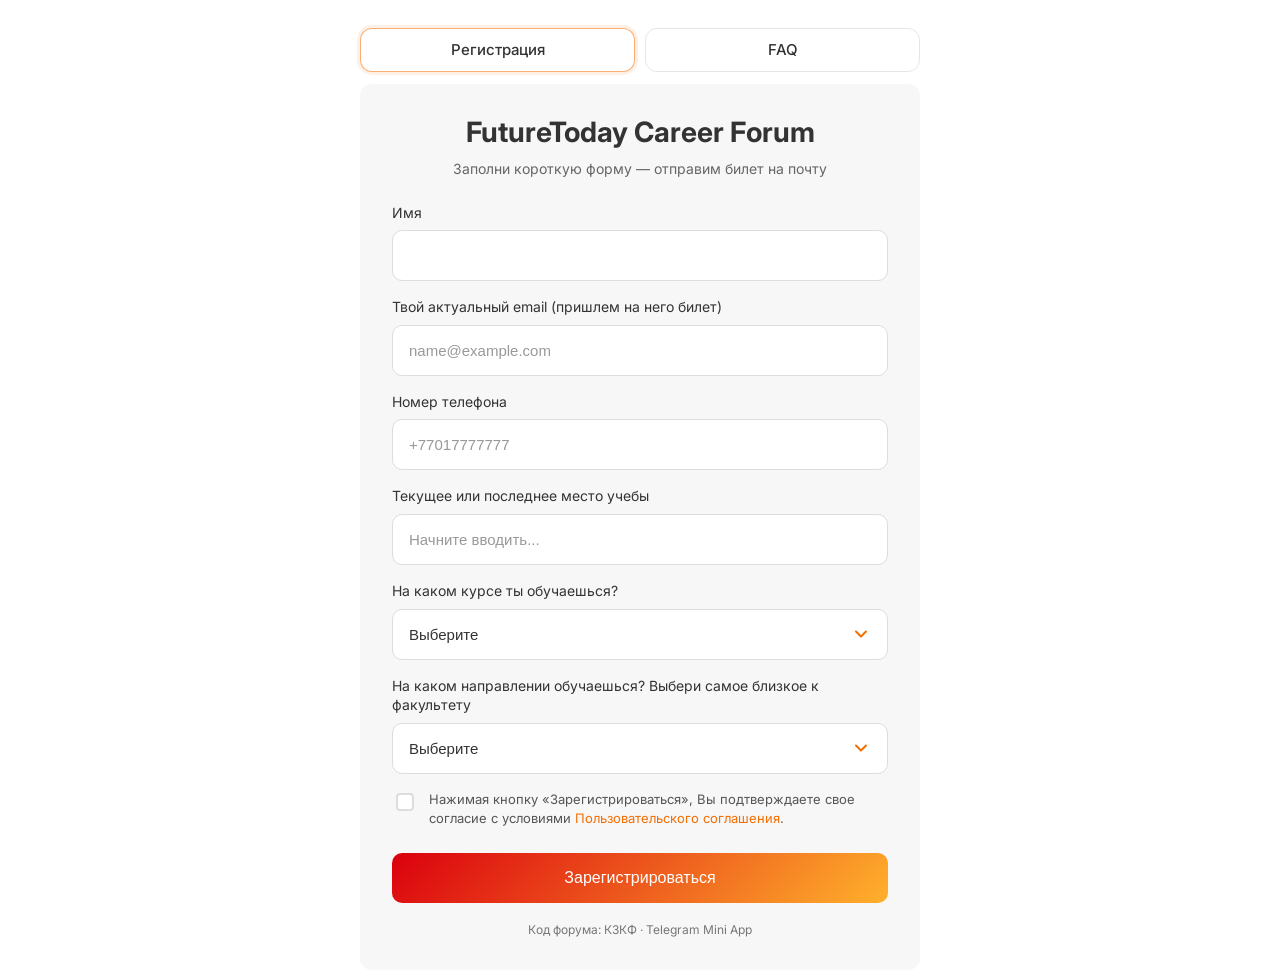
<file: index.html>
<!doctype html>
<html lang="ru">
<head>
  <meta charset="utf-8" />
  <meta name="viewport" content="width=device-width,initial-scale=1,viewport-fit=cover" />
  <title>FutureToday Career Forum — Регистрация</title>
  <link rel="stylesheet" href="styles.css">
  <script src="https://telegram.org/js/telegram-web-app.js"></script>
</head>
<body>
  <div class="app-wrap">
    <div class="topbar">
      <button class="tabbtn active" id="tabReg" type="button">Регистрация</button>
      <button class="tabbtn" id="tabFaq" type="button">FAQ</button>
    </div>

    <section class="section active" id="sectionReg">
      <div id="ft-form-universal" class="ft-form-core">
        <form id="ftForm" class="ft-form" autocomplete="on" novalidate>
        <h1 class="ft-heading">FutureToday Career Forum</h1>
        <p class="ft-subheading">Заполни короткую форму — отправим билет на почту</p>

        <div class="ft-field">
          <label for="ftFirstname">Имя</label>
          <input id="ftFirstname" name="firstname" type="text" required />
        </div>

        <div class="ft-field">
          <label for="ftEmail">Твой актуальный email (пришлем на него билет)</label>
          <input id="ftEmail" name="email" type="email" required placeholder="name@example.com" />
          <div class="ft-error" id="ftErrEmail"></div>
        </div>

        <div class="ft-field">
          <label for="ftPhone">Номер телефона</label>
          <input id="ftPhone" name="mobteleph" type="tel" required placeholder="+77017777777" inputmode="tel" />
          <div class="ft-error" id="ftErrPhone"></div>
        </div>

        <input id="ftCareerday" name="careerday" type="hidden" value="КЗКФ" />

        <div class="ft-field ft-autocomplete">
          <label for="ftVuz">Текущее или последнее место учебы</label>
          <input id="ftVuz" name="vuz_title" type="text" placeholder="Начните вводить..." autocomplete="off" />
          <input type="hidden" id="ftVuzUnified" name="vuz_unified" value="" />
          <div class="ft-dropdown" id="ftVuzDropdown" style="display:none;"></div>
        </div>

        <div class="ft-field" id="ftYearWrap">
          <label for="ftYear">На каком курсе ты обучаешься?</label>
          <select id="ftYear" name="year_of_grad" required>
            <option value="" selected disabled>Выберите</option>
            <option>1 курс бакалавриата/специалитета</option>
            <option>2 курс бакалавриата/специалитета</option>
            <option>3 курс бакалавриата/специалитета</option>
            <option>4 курс бакалавриата/специалитета</option>
            <option>5 курс специалитета</option>
            <option>1 курс магистратуры</option>
            <option>2 курс магистратуры</option>
            <option>выпускник(-ца)</option>
            <option>другое</option>
          </select>
        </div>

        <div class="ft-field" id="ftStreamWrap">
          <label for="ftStream" id="ftStreamLabel">На каком направлении обучаешься? Выбери самое близкое к факультету</label>
          <select id="ftStream" name="stream" required></select>
        </div>

        <div class="ft-field" id="ftCustomFacultyWrap" style="display:none;">
          <label for="ftCustomFaculty">Укажи, пожалуйста, свой факультет</label>
          <input id="ftCustomFaculty" name="custom_faculty" type="text" placeholder="Например: факультет математики" />
          <div class="ft-error" id="ftErrCustomFaculty"></div>
        </div>

        <div class="ft-field">
          <label class="ft-consent-label">
            <input id="ftConsent" type="checkbox" required>
            <span class="ft-consent-text">
              Нажимая кнопку «Зарегистрироваться», Вы подтверждаете свое согласие с условиями
              <a href="https://futuretoday.kz/user-agreement" target="_blank" rel="noopener">Пользовательского соглашения</a>.
            </span>
          </label>
          <div class="ft-error" id="ftErrConsent"></div>
        </div>

        <input type="hidden" id="ftLandingType" name="landing_type" value="kzkf_tg">
        <input type="hidden" id="ftFormSource" name="form_source" value="telegram_webapp">
        <input type="hidden" id="ftStreamFinal" name="stream_final" value="">

        <div class="ft-button-container">
          <button id="ftSubmitBtn" class="ft-submit-btn" type="submit">Зарегистрироваться</button>
        </div>

        <div class="ft-message" id="ftFormMsg"></div>
        <div class="ft-note">Код форума: КЗКФ · Telegram Mini App</div>
      </form>

      <div class="ft-success-container" id="ftSuccessContainer">
        <div class="ft-success-message">
          <h2 class="ft-success-heading">ПОЛУЧИЛИ ТВОЮ РЕГИСТРАЦИЮ</h2>
          <div class="ft-success-text" id="ftSuccessText"></div>
          <div class="ft-button-container">
            <button class="ft-close-btn" id="ftCloseSuccessBtn" type="button">Закрыть</button>
          </div>
        </div>
      </div>
      </div>
    </section>

    <section class="section" id="sectionFaq">
      <div class="faq-card">
        <h2 class="faq-title">FAQ</h2>
        <div id="faqList"></div>
        <div class="faq-meta">
          Актуальные новости о форуме — в
          <a href="https://t.me/fut_careerforum" target="_blank" rel="noopener">Telegram</a>,
          <a href="https://www.instagram.com/futuretoday.kz?igsh=MnI1MnJhaGEzMXB5" target="_blank" rel="noopener">Instagram</a>
          и
          <a href="https://www.tiktok.com/@futuretoday.kz" target="_blank" rel="noopener">TikTok</a>.
        </div>
      </div>
    </section>
  </div>

  <script>
  (function () {
    'use strict';

    const tg = window.Telegram?.WebApp;
    if (tg) {
      tg.ready();
      tg.expand();
      if (tg.themeParams?.bg_color) document.body.style.background = tg.themeParams.bg_color;
      if (tg.themeParams?.text_color) document.body.style.color = tg.themeParams.text_color;
    }

    const CONFIG = {
      API_BASE: 'https://functions.yandexcloud.net/d4eajagq70ar2qug7ar5',
      FORUM_FIXED: 'КЗКФ',
      SPREADSHEET_ID: '16a3MSd-b8F2T1EbwaFVBMyPmF5oat9UUajK3VytQuis',
      KZ_VUZ_SHEET: 'АЛМ вузы',
      VUZ_MIN_CHARS: 2,
      VUZ_SUGGEST_LIMIT: 20,
      TG_CHANNEL: { text: '@fut_careerforum', url: 'https://t.me/fut_careerforum' },
      CONTACT_EMAIL: 'careerday@futuretoday.ru',
      CONTACT_TG: { text: '@careerday_help', url: 'https://t.me/careerday_help' }
    };

    const STREAMS = [
      'бизнес-специальность',
      'it-специальность',
      'техническая (не it) специальность',
      'другое'
    ];

    const FAQ_ITEMS = [
      {
        q: 'Что это за мероприятие?',
        a: 'FutureToday Career Forum — это карьерный форум для молодых и заряженных специалистов. На форуме будут представители 10+ компаний, которые готовы работать и уже работают с начинающими профессионалами. Компании предлагают стажировки и вакансии, а также приглашают на следующие этапы отбора!'
      },
      {
        q: 'А что за билет - это бесплатно?',
        a: 'Да, абсолютно бесплатно! После регистрации отправим на почту билет (aka проходку), по которому тебя пропустят на мероприятие'
      },
      {
        q: 'Зачем куда-то идти, когда есть сайты и тг-каналы с вакансиями?',
        a: 'Ты сможешь пообщаться с рекрутерами и представителями сразу 10+ компаний в одном месте. Это отличная возможность для личного общения с рекрутерами, которое поможет тебе не только найти работу, но и получить карьерную консультацию и определить свой персональный карьерный трек.\n Интересный факт: более 50% вакансий закрываются без их публикации на сайтах :)'
      },
      {
        q: 'Как попасть на Career Forum?',
        a: 'Зарегистрируйся, получи билет ближе к мероприятию на почту и приходи 17 апреля в Бакшасарай (ул. Климента Тимирязева, 42к1), 14:00–17:00.'
      },
      {
        q: 'Что делать, если не успеваю к началу мероприятия?',
        a: 'Можно приходить в любое время, в которое проходит форум — с 14:00 до 17:00. Стендовая сессия с компаниями будет проходить на протяжении всего мероприятия.'
      },
      {
        q: 'Я хочу следить за актуальной информацией о форуме и компаниях. Как не пропустить важные новости?',
        a: 'Всё очень просто — подписывайся на наши соцсети:\n<a href="https://t.me/fut_careerforum" target="_blank" rel="noopener">Телеграм-канал</a>\n<a href="https://www.tiktok.com/@futuretoday.kz" target="_blank" rel="noopener">Тик-ток</a>\n<a href="https://www.instagram.com/futuretoday.kz?igsh=MnI1MnJhaGEzMXB5" target="_blank" rel="noopener">Инстаграм</a>\n\nТак ты будешь одним из первых получать все самые свежие новости о форуме, компаниях и стажировках и точно ничего не пропустишь.'
      },
      {
        q: 'Как получить бонусы и призы за друзей?',
        a: 'Зови друзей по реферальной ссылке и получай призы:\n🎁 Приведешь 3+ друзей — подарим пиццу и сертификат Giftery на 3000 тенге\n💸 Приведешь 5+ друзей — 2 пиццы и сертификат Giftery на 5000 тенге\nА если соберешь самую большую компанию, получишь 1 из 10 суперпризов на выбор (Яндекс Станция миди, смарт-часы Apple Watch SE, наушники Marshall, принтер Canon PIXMA MG2541S, лего Empire State Building и др.)'
      },
      {
        q: 'Что делать, если нет ответа на мой вопрос?',
        a: 'Пиши нам в Telegram: @careerday_help или на почту careerday@futuretoday.ru, и мы тебе поможем :)'
      }
    ];

    const tabReg = document.getElementById('tabReg');
    const tabFaq = document.getElementById('tabFaq');
    const sectionReg = document.getElementById('sectionReg');
    const sectionFaq = document.getElementById('sectionFaq');
    const faqList = document.getElementById('faqList');

    const formCore = document.getElementById('ft-form-universal');
    const form = document.getElementById('ftForm');
    const successContainer = document.getElementById('ftSuccessContainer');
    const successText = document.getElementById('ftSuccessText');
    const closeSuccessBtn = document.getElementById('ftCloseSuccessBtn');

    const firstnameInp = document.getElementById('ftFirstname');
    const emailInp = document.getElementById('ftEmail');
    const phoneInp = document.getElementById('ftPhone');
    const careerdayInp = document.getElementById('ftCareerday');
    const vuzInp = document.getElementById('ftVuz');
    const vuzUnifiedInp = document.getElementById('ftVuzUnified');
    const vuzDropdown = document.getElementById('ftVuzDropdown');
    const yearSel = document.getElementById('ftYear');
    const streamSel = document.getElementById('ftStream');
    const customFacultyWrap = document.getElementById('ftCustomFacultyWrap');
    const customFacultyInp = document.getElementById('ftCustomFaculty');
    const streamFinalInp = document.getElementById('ftStreamFinal');
    const landingTypeInp = document.getElementById('ftLandingType');
    const consentChk = document.getElementById('ftConsent');
    const submitBtn = document.getElementById('ftSubmitBtn');
    const formMsg = document.getElementById('ftFormMsg');

    const errEmail = document.getElementById('ftErrEmail');
    const errPhone = document.getElementById('ftErrPhone');
    const errConsent = document.getElementById('ftErrConsent');
    const errCustomFaculty = document.getElementById('ftErrCustomFaculty');

    function setError(el, text) {
      if (!el) return;
      el.style.display = text ? 'block' : 'none';
      el.textContent = text || '';
    }

    function showFormMessage(text) {
      formMsg.textContent = text || '';
      formMsg.className = text ? 'ft-message error' : 'ft-message';
      formMsg.style.display = text ? 'block' : 'none';
    }

    function normalizePhone(raw) {
      let s = (raw || '').trim().replace(/[^\d+]/g, '');
      if (/^8\d{10}$/.test(s)) s = '+7' + s.slice(1);
      if (/^7\d{10}$/.test(s)) s = '+7' + s;
      return s;
    }

    function isValidPhone(s) {
      return /^\+7\d{10}$/.test(s);
    }

    function isValidEmail(s) {
      return /^[^\s@]+@[^\s@]+\.[^\s@]{2,}$/.test((s || '').trim());
    }

    function normalizeText(s) {
      return (s || '')
        .toLowerCase()
        .replace(/ё/g, 'е')
        .replace(/[^\p{L}\p{N}\s\-\(\)\.]/gu, ' ')
        .replace(/\s+/g, ' ')
        .trim();
    }

    function parseCSV(text) {
      const rows = [];
      let row = [];
      let cur = '';
      let inQuotes = false;

      for (let i = 0; i < text.length; i++) {
        const ch = text[i];
        if (inQuotes) {
          if (ch === '"') {
            if (text[i + 1] === '"') {
              cur += '"';
              i++;
            } else {
              inQuotes = false;
            }
          } else {
            cur += ch;
          }
        } else {
          if (ch === '"') inQuotes = true;
          else if (ch === ',') {
            row.push(cur);
            cur = '';
          } else if (ch === '\n') {
            row.push(cur);
            rows.push(row);
            row = [];
            cur = '';
          } else if (ch !== '\r') {
            cur += ch;
          }
        }
      }

      if (cur.length || row.length) {
        row.push(cur);
        rows.push(row);
      }

      return rows;
    }

    function findColIndex(headers, variants) {
      const normHeaders = headers.map(h => normalizeText(h));
      for (const variant of variants) {
        const idx = normHeaders.findIndex(h => h === normalizeText(variant));
        if (idx !== -1) return idx;
      }
      return -1;
    }

    function csvUrlBySheetName(sheetName) {
      return `https://docs.google.com/spreadsheets/d/${CONFIG.SPREADSHEET_ID}/gviz/tq?tqx=out:csv&sheet=${encodeURIComponent(sheetName)}`;
    }

    let vuzEntries = [];
    let vuzLoaded = false;

    async function loadVuzSheet() {
      if (vuzLoaded) return;
      try {
        const response = await fetch(csvUrlBySheetName(CONFIG.KZ_VUZ_SHEET), { method: 'GET', mode: 'cors' });
        if (!response.ok) throw new Error('Не удалось загрузить CSV из Google Sheets');
        const text = await response.text();
        const rows = parseCSV(text).filter(r => r.some(c => String(c || '').trim() !== ''));
        if (!rows.length) {
          vuzEntries = [];
          vuzLoaded = true;
          return;
        }

        const headers = rows[0].map(String);
        const colLabel = findColIndex(headers, ['Название УЗ', 'Название', 'ВУЗ', 'УЗ']);
        const colAlias = findColIndex(headers, ['От пользователя', 'Пользователь', 'Alias', 'Синоним']);
        const colUnified = findColIndex(headers, ['Унифицированное', 'Унифиц.', 'Код', 'ID']);

        const li = colLabel !== -1 ? colLabel : 0;
        const ai = colAlias !== -1 ? colAlias : 1;
        const ui = colUnified !== -1 ? colUnified : 2;

        const map = new Map();
        for (let i = 1; i < rows.length; i++) {
          const row = rows[i];
          const label = String(row[li] ?? '').trim();
          const alias = String(row[ai] ?? '').trim();
          const unified = String(row[ui] ?? '').trim();
          if (!unified) continue;

          if (!map.has(unified)) {
            map.set(unified, { label: label || unified, unified, aliases: new Set() });
          }

          const item = map.get(unified);
          if (label) item.label = label;
          if (label) item.aliases.add(label);
          if (alias) item.aliases.add(alias);
          item.aliases.add(unified);
        }

        vuzEntries = Array.from(map.values()).map(item => ({
          label: item.label,
          unified: item.unified,
          searchBlob: Array.from(item.aliases).map(normalizeText).filter(Boolean).join(' | ')
        })).sort((a, b) => a.label.localeCompare(b.label, 'ru'));

        vuzLoaded = true;
      } catch (error) {
        console.error('Ошибка загрузки списка вузов:', error);
        vuzEntries = [];
        vuzLoaded = true;
      }
    }

    function hideVuzDropdown() {
      vuzDropdown.style.display = 'none';
      vuzDropdown.innerHTML = '';
    }

    function scoreItem(item, qNorm) {
      const label = normalizeText(item.label);
      if (label.startsWith(qNorm)) return 0;
      const idx = item.searchBlob.indexOf(qNorm);
      if (idx === 0) return 1;
      if (idx > 0) return 2;
      return 99;
    }

    function searchVuz(q) {
      const qNorm = normalizeText(q);
      if (qNorm.length < CONFIG.VUZ_MIN_CHARS || !vuzEntries.length) return [];

      const results = [];
      for (const item of vuzEntries) {
        if (item.searchBlob.includes(qNorm)) {
          results.push(item);
          if (results.length >= 250) break;
        }
      }

      results.sort((a, b) => {
        const sa = scoreItem(a, qNorm);
        const sb = scoreItem(b, qNorm);
        if (sa !== sb) return sa - sb;
        return a.label.localeCompare(b.label, 'ru');
      });

      return results.slice(0, CONFIG.VUZ_SUGGEST_LIMIT);
    }

    function showVuzDropdown(items) {
      if (!items.length) {
        hideVuzDropdown();
        return;
      }

      vuzDropdown.innerHTML = '';
      items.forEach(item => {
        const div = document.createElement('div');
        div.className = 'ft-dropdown-item';
        div.textContent = item.label;
        div.addEventListener('click', function (e) {
          e.preventDefault();
          e.stopPropagation();
          vuzInp.value = item.label;
          vuzUnifiedInp.value = item.unified;
          hideVuzDropdown();
        });
        vuzDropdown.appendChild(div);
      });
      vuzDropdown.style.display = 'block';
    }

    function toggleCustomFacultyField(show) {
      customFacultyWrap.style.display = show ? 'block' : 'none';
      if (!show) {
        customFacultyInp.value = '';
        setError(errCustomFaculty, '');
      }
    }

    function updateStreamFinalValue() {
      if (streamSel.value === 'другое') {
        const customValue = (customFacultyInp.value || '').trim();
        streamFinalInp.value = customValue || 'другое';
      } else {
        streamFinalInp.value = streamSel.value || '';
      }
    }

    function populateStreams() {
      streamSel.innerHTML = '';
      const placeholder = document.createElement('option');
      placeholder.value = '';
      placeholder.disabled = true;
      placeholder.selected = true;
      placeholder.textContent = 'Выберите';
      streamSel.appendChild(placeholder);

      STREAMS.forEach(value => {
        const option = document.createElement('option');
        option.value = value;
        option.textContent = value;
        streamSel.appendChild(option);
      });
    }

    function getStartParamRaw() {
      const sp = tg?.initDataUnsafe?.start_param;
      if (sp && String(sp).trim()) return String(sp).trim();

      const url = new URL(location.href);
      const fromQuery =
        url.searchParams.get('startapp') ||
        url.searchParams.get('bot_tag') ||
        url.searchParams.get('tgWebAppStartParam') ||
        url.searchParams.get('start_param') ||
        url.searchParams.get('event') ||
        url.searchParams.get('forum') ||
        url.searchParams.get('start');

      if (fromQuery && String(fromQuery).trim()) return String(fromQuery).trim();

      const hash = (location.hash || '').replace(/^#/, '');
      if (hash) {
        const params = new URLSearchParams(hash);
        const fromHash = params.get('bot_tag');
        if (fromHash && String(fromHash).trim()) return String(fromHash).trim();
      }

      return (localStorage.getItem('bot_tag') || '').trim();
    }

    function generateSuccessText() {
      return `Получили твою регистрацию на FutureToday Career Forum.<br>
        Отправим письмо с билетом на указанную тобой почту.<br>
        Если не увидишь его, проверь спам и промоакции — иногда письмо улетает туда.<br><br>
        А ещё подписывайся на наш ТГ <a href="${CONFIG.TG_CHANNEL.url}" target="_blank" rel="noopener">${CONFIG.TG_CHANNEL.text}</a> — там все актуальности.<br>
        Связь с организаторами: <a href="mailto:${CONFIG.CONTACT_EMAIL}">${CONFIG.CONTACT_EMAIL}</a> или <a href="${CONFIG.CONTACT_TG.url}" target="_blank" rel="noopener">${CONFIG.CONTACT_TG.text}</a>`;
    }

    function showSuccessMessage() {
      successText.innerHTML = generateSuccessText();
      form.style.display = 'none';
      successContainer.style.display = 'block';
      setTimeout(() => formCore.scrollIntoView({ behavior: 'smooth', block: 'start' }), 50);
      tg?.HapticFeedback?.notificationOccurred?.('success');
    }

    function closeSuccess() {
      if (tg) {
        tg.close();
        return;
      }
      successContainer.style.display = 'none';
      form.style.display = 'block';
      form.reset();
      vuzUnifiedInp.value = '';
      toggleCustomFacultyField(false);
      updateStreamFinalValue();
      showFormMessage('');
      populateStreams();
      careerdayInp.value = CONFIG.FORUM_FIXED;
      landingTypeInp.value = 'kzkf_tg';
    }

    function setActiveTab(tabName) {
      const isFaq = tabName === 'faq';
      tabReg.classList.toggle('active', !isFaq);
      tabFaq.classList.toggle('active', isFaq);
      sectionReg.classList.toggle('active', !isFaq);
      sectionFaq.classList.toggle('active', isFaq);
      window.scrollTo({ top: 0, behavior: 'smooth' });
      tg?.HapticFeedback?.selectionChanged?.();
    }

    function renderFaq() {
      faqList.innerHTML = '';
      FAQ_ITEMS.forEach((item, index) => {
        const details = document.createElement('details');
        if (index === 0) details.open = true;

        const summary = document.createElement('summary');
        summary.textContent = item.q;

        const answer = document.createElement('div');
        answer.className = 'faq-a';
        answer.innerHTML = item.a;

        details.appendChild(summary);
        details.appendChild(answer);
        faqList.appendChild(details);
      });
    }

    async function init() {
      populateStreams();
      careerdayInp.value = CONFIG.FORUM_FIXED;
      landingTypeInp.value = 'kzkf_tg';

      if (tg?.initDataUnsafe?.user && firstnameInp && !firstnameInp.value) {
        firstnameInp.value = tg.initDataUnsafe.user.first_name || '';
      }

      const botTag = getStartParamRaw();
      if (botTag) localStorage.setItem('bot_tag', botTag);

      await loadVuzSheet();
      renderFaq();

      tabReg.addEventListener('click', function () {
        setActiveTab('reg');
      });

      tabFaq.addEventListener('click', function () {
        setActiveTab('faq');
      });

      streamSel.addEventListener('change', function () {
        toggleCustomFacultyField(this.value === 'другое');
        updateStreamFinalValue();
      });

      customFacultyInp.addEventListener('input', updateStreamFinalValue);
      vuzInp.addEventListener('input', function () {
        vuzUnifiedInp.value = '';
      });

      let vuzTimer = null;
      vuzInp.addEventListener('keyup', function () {
        clearTimeout(vuzTimer);
        vuzTimer = setTimeout(function () {
          const q = vuzInp.value || '';
          if (normalizeText(q).length < CONFIG.VUZ_MIN_CHARS) {
            hideVuzDropdown();
            return;
          }
          showVuzDropdown(searchVuz(q));
        }, 80);
      });

      vuzInp.addEventListener('focus', async function () {
        await loadVuzSheet();
        const q = vuzInp.value || '';
        if (normalizeText(q).length >= CONFIG.VUZ_MIN_CHARS) {
          showVuzDropdown(searchVuz(q));
        }
      });

      document.addEventListener('click', function (e) {
        if (!vuzDropdown.contains(e.target) && e.target !== vuzInp) hideVuzDropdown();
      });

      vuzDropdown.addEventListener('click', function (e) {
        e.stopPropagation();
      });

      closeSuccessBtn.addEventListener('click', closeSuccess);
    }

    form.addEventListener('submit', async function (e) {
      e.preventDefault();

      setError(errEmail, '');
      setError(errPhone, '');
      setError(errConsent, '');
      setError(errCustomFaculty, '');
      showFormMessage('');

      const email = (emailInp.value || '').trim();
      const phone = normalizePhone(phoneInp.value || '');
      phoneInp.value = phone;

      let isValid = true;
      if (!isValidEmail(email)) {
        setError(errEmail, 'Проверьте корректность email.');
        isValid = false;
      }
      if (!isValidPhone(phone)) {
        setError(errPhone, 'Телефон должен быть в формате +77017777777.');
        isValid = false;
      }
      if (streamSel.value === 'другое' && !(customFacultyInp.value || '').trim()) {
        setError(errCustomFaculty, 'Пожалуйста, укажите свой факультет.');
        isValid = false;
      }
      if (!consentChk.checked) {
        setError(errConsent, 'Нужно согласие, чтобы продолжить.');
        isValid = false;
      }

      if (!isValid) return;

      submitBtn.disabled = true;
      const originalText = submitBtn.textContent;
      submitBtn.textContent = 'Отправляем...';

      try {
        const vuzTyped = (vuzInp.value || '').trim();
        const vuzUnified = (vuzUnifiedInp.value || '').trim();
        const botTag = getStartParamRaw();
        if (botTag) localStorage.setItem('bot_tag', botTag);

        const payload = {
          firstname: (firstnameInp.value || '').trim(),
          email,
          mobteleph: phone,
          vuz: vuzTyped || null,
          vuz_title: vuzTyped || null,
          vuz_unified: vuzUnified || null,
          careerday: CONFIG.FORUM_FIXED,
          landing_type: landingTypeInp.value || 'kzkf_tg',
          year_of_grad: yearSel.value || null,
          age: null,
          stream: streamFinalInp.value || streamSel.value || null,
          consent: true,
          form_source: 'telegram_webapp',
          page_url: location.href,
          ts: new Date().toISOString(),
          bot_tag: botTag || ''
        };

        const url = new URL(location.href);
        payload.utm_source = url.searchParams.get('utm_source') || '';
        payload.utm_medium = url.searchParams.get('utm_medium') || '';
        payload.utm_campaign = url.searchParams.get('utm_campaign') || '';
        payload.utm_content = url.searchParams.get('utm_content') || '';
        payload.utm_term = url.searchParams.get('utm_term') || '';

        if (tg) {
          payload.tg_init_data = tg.initData || '';
          payload.tg_user_id = tg.initDataUnsafe?.user?.id || null;
          payload.tg_username = tg.initDataUnsafe?.user?.username || null;
          payload.tg_first_name = tg.initDataUnsafe?.user?.first_name || null;
          payload.tg_last_name = tg.initDataUnsafe?.user?.last_name || null;
          payload.tg_language_code = tg.initDataUnsafe?.user?.language_code || null;
          payload.tg_platform = tg.platform || null;
          payload.tg_start_param = tg.initDataUnsafe?.start_param || null;
        }

        const response = await fetch(CONFIG.API_BASE, {
          method: 'POST',
          headers: {
            'Content-Type': 'application/json',
            'Accept': 'application/json'
          },
          body: JSON.stringify(payload)
        });

        const data = await response.json().catch(() => ({}));
        if (!response.ok) {
          throw new Error(data.message || 'Ошибка отправки формы');
        }

        showSuccessMessage();
      } catch (error) {
        console.error('Ошибка отправки формы:', error);
        showFormMessage('Не получилось отправить форму. Попробуйте ещё раз чуть позже.');
        tg?.HapticFeedback?.notificationOccurred?.('error');
      } finally {
        submitBtn.disabled = false;
        submitBtn.textContent = originalText;
      }
    });

    if (document.readyState === 'loading') {
      document.addEventListener('DOMContentLoaded', init);
    } else {
      init();
    }
  })();
  </script>
</body>
</html>
</file>
<file: styles.css>
@import url('https://fonts.googleapis.com/css2?family=Inter:wght@300;400;500;600;700&display=swap');

html,
body {
  height: 100%;
}

body {
  margin: 0;
  min-height: 100vh;
  display: flex;
  justify-content: center;
  align-items: flex-start;
  padding: 16px;
  box-sizing: border-box;
  background: #ffffff;
  color: #333;
  font-family: 'Inter', -apple-system, BlinkMacSystemFont, 'Segoe UI', Roboto, sans-serif;
}

@media (min-width: 768px) {
  body {
    padding-top: 28px;
  }
}

.app-wrap {
  width: 100%;
  max-width: 560px;
  margin: 0 auto;
}


.topbar {
  display: flex;
  gap: 10px;
  margin: 0 0 12px 0;
}

.tabbtn {
  flex: 1;
  padding: 12px 14px;
  border-radius: 12px;
  border: 1px solid #e6e6e6;
  background: #fff;
  font: 500 15px/1.2 'Inter', -apple-system, BlinkMacSystemFont, 'Segoe UI', Roboto, sans-serif;
  color: #333;
  cursor: pointer;
  transition: border-color 0.2s, box-shadow 0.2s, background-color 0.2s;
}

.tabbtn.active {
  border-color: rgba(244, 109, 0, 0.55);
  box-shadow: 0 0 0 3px rgba(244, 109, 0, 0.1);
}

.section {
  display: none;
}

.section.active {
  display: block;
}

.faq-card {
  padding: 24px;
  background: #f7f7f7;
  border-radius: 12px;
  box-sizing: border-box;
}

.faq-title {
  text-align: center;
  margin: 0 0 14px 0;
  font-weight: 700;
  font-size: 24px;
  line-height: 1.2;
  color: #333;
}

#faqList details {
  background: #fff;
  border: 1px solid #e7e7e7;
  border-radius: 12px;
  padding: 12px 14px;
  margin: 10px 0;
}

#faqList summary {
  cursor: pointer;
  font-size: 15px;
  font-weight: 600;
  color: #333;
  list-style: none;
}

#faqList summary::-webkit-details-marker {
  display: none;
}

.faq-a {
  margin-top: 10px;
  font-size: 14px;
  line-height: 1.55;
  color: #555;
  white-space: pre-line;
}

.faq-meta {
  margin-top: 16px;
  font-size: 13px;
  line-height: 1.5;
  color: #777;
  text-align: center;
}

.faq-meta a {
  color: #f46d00;
  text-decoration: none;
}

.faq-meta a:hover {
  text-decoration: underline;
}

#ft-form-universal {
  width: 100%;
  max-width: 560px;
  margin: 0 auto;
  padding: 32px;
  background-color: #f7f7f7;
  border-radius: 12px;
  box-sizing: border-box;
}

.ft-form {
  background: transparent;
  padding: 0;
  border: none;
}

.ft-heading {
  text-align: center;
  margin: 0 0 8px 0;
  font-weight: 700;
  font-size: 28px;
  line-height: 1.2;
  color: #333;
}

.ft-subheading {
  text-align: center;
  margin: 0 0 24px 0;
  font-size: 14px;
  line-height: 1.5;
  color: #666;
}

.ft-field {
  margin-bottom: 16px;
  position: relative;
}

label {
  display: block;
  margin-bottom: 8px;
  font-weight: 400;
  font-size: 14px;
  line-height: 1.4;
  color: #333;
}

input[type="text"],
input[type="email"],
input[type="tel"],
select {
  width: 100%;
  padding: 14px 16px;
  font-size: 15px;
  line-height: 1.4;
  color: #333;
  background-color: #ffffff;
  border: 1px solid #ddd;
  border-radius: 10px;
  box-sizing: border-box;
  transition: border-color 0.2s, box-shadow 0.2s;
  height: auto;
}

input:focus,
select:focus {
  outline: none;
  border-color: #f46d00;
  box-shadow: 0 0 0 3px rgba(244, 109, 0, 0.1);
}

input::placeholder {
  color: #999;
}

select {
  appearance: none;
  background-image: url("data:image/svg+xml,%3Csvg xmlns='http://www.w3.org/2000/svg' width='20' height='20' viewBox='0 0 20 20' fill='none'%3E%3Cpath d='M5 7.5L10 12.5L15 7.5' stroke='%23f46d00' stroke-width='2' stroke-linecap='round' stroke-linejoin='round'/%3E%3C/svg%3E");
  background-repeat: no-repeat;
  background-position: right 16px center;
  background-size: 20px;
  padding-right: 50px !important;
}

select option {
  background-color: #000000;
  color: #ffffff;
  padding: 12px 16px;
}

.ft-autocomplete {
  position: relative;
}

.ft-dropdown {
  position: absolute;
  left: 0;
  right: 0;
  top: 100%;
  z-index: 1000;
  background: #fff;
  border: 1px solid #ddd;
  border-top: none;
  border-radius: 0 0 10px 10px;
  max-height: 260px;
  overflow-y: auto;
  box-shadow: 0 4px 12px rgba(0, 0, 0, 0.1);
}

.ft-dropdown-item {
  padding: 12px 16px;
  cursor: pointer;
  border-top: 1px solid #f0f0f0;
  font-size: 14px;
  transition: background-color 0.2s;
  color: #333;
}

.ft-dropdown-item:hover {
  background-color: rgba(244, 109, 0, 0.1);
}

#ftConsent {
  appearance: none;
  -webkit-appearance: none;
  width: 18px;
  height: 18px;
  min-width: 18px;
  border: 2px solid #ddd;
  border-radius: 4px;
  background-color: #ffffff;
  cursor: pointer;
  position: relative;
  margin-top: 3px;
  flex-shrink: 0;
}

#ftConsent:checked {
  background-color: #f46d00;
  border-color: #f46d00;
}

#ftConsent:checked::after {
  content: '✓';
  position: absolute;
  color: #ffffff;
  font-size: 14px;
  font-weight: 700;
  top: 50%;
  left: 50%;
  transform: translate(-50%, -50%);
}

.ft-consent-label {
  display: flex;
  gap: 12px;
  align-items: flex-start;
  font-size: 13px;
  line-height: 1.5;
  color: #555;
  cursor: pointer;
}

.ft-consent-text a,
.ft-success-text a {
  color: #f46d00;
  text-decoration: none;
}

.ft-consent-text a:hover,
.ft-success-text a:hover {
  text-decoration: underline;
}

.ft-button-container {
  display: block;
  width: 100%;
}

.ft-submit-btn,
.ft-close-btn {
  width: 100%;
  padding: 16px;
  font-size: 16px;
  font-weight: 500;
  color: #ffffff;
  background: linear-gradient(135deg, #DB000E 0%, #FFB12C 100%);
  border: none;
  border-radius: 10px;
  cursor: pointer;
  transition: all 0.3s ease;
  box-sizing: border-box;
  margin-top: 8px;
}

.ft-submit-btn:hover,
.ft-close-btn:hover {
  transform: translateY(-2px);
  box-shadow: 0 4px 12px rgba(219, 0, 14, 0.3);
}

.ft-submit-btn:active,
.ft-close-btn:active {
  transform: translateY(0);
}

.ft-submit-btn:disabled,
.ft-close-btn:disabled {
  opacity: 0.6;
  cursor: not-allowed;
  transform: none;
  box-shadow: none;
}

.ft-error {
  display: none;
  color: #c00;
  font-size: 12px;
  margin-top: 6px;
}

.ft-message {
  display: none;
  margin-top: 16px;
  padding: 12px;
  border-radius: 8px;
  font-size: 14px;
  text-align: center;
}

.ft-message.error {
  display: block;
  background: rgba(255, 107, 107, 0.08);
  color: #d44;
}

.ft-success-container {
  display: none;
  background-color: #f7f7f7;
  border-radius: 12px;
  padding: 32px;
}

.ft-success-heading {
  text-align: center;
  margin: 0 0 24px 0;
  font-weight: 700;
  font-size: 28px;
  line-height: 1.2;
  color: #333;
}

.ft-success-text {
  font-size: 14px;
  color: #555;
  line-height: 1.5;
  text-align: center;
  margin-bottom: 30px;
}

.ft-note {
  margin-top: 18px;
  text-align: center;
  font-size: 12px;
  line-height: 1.45;
  color: #777;
}

@media screen and (max-width: 600px) {
  #ft-form-universal,
  .ft-success-container {
    padding: 24px 16px;
    max-width: 100%;
  }

  .ft-heading,
  .ft-success-heading {
    font-size: 24px;
  }
}

@media screen and (max-width: 480px) {
  #ft-form-universal,
  .ft-success-container {
    padding: 20px 12px;
  }

  input[type="text"],
  input[type="email"],
  input[type="tel"],
  select {
    padding: 12px 14px;
    font-size: 16px;
  }

  .ft-submit-btn,
  .ft-close-btn {
    padding: 14px;
    font-size: 16px;
  }

  label {
    font-size: 15px;
  }

  .ft-consent-label {
    font-size: 12px;
    gap: 10px;
  }

  .ft-heading,
  .ft-success-heading {
    font-size: 22px;
  }

  .ft-success-text,
  .ft-subheading {
    font-size: 13px;
  }


  .faq-card {
    padding: 20px 12px;
  }

  .faq-title {
    font-size: 22px;
  }
}


@media screen and (max-width: 360px) {
  #ft-form-universal,
  .ft-success-container {
    padding: 16px 10px;
  }

  .ft-submit-btn,
  .ft-close-btn {
    font-size: 15px;
    padding: 13px;
  }

  .ft-heading,
  .ft-success-heading {
    font-size: 20px;
  }
}
</file>
